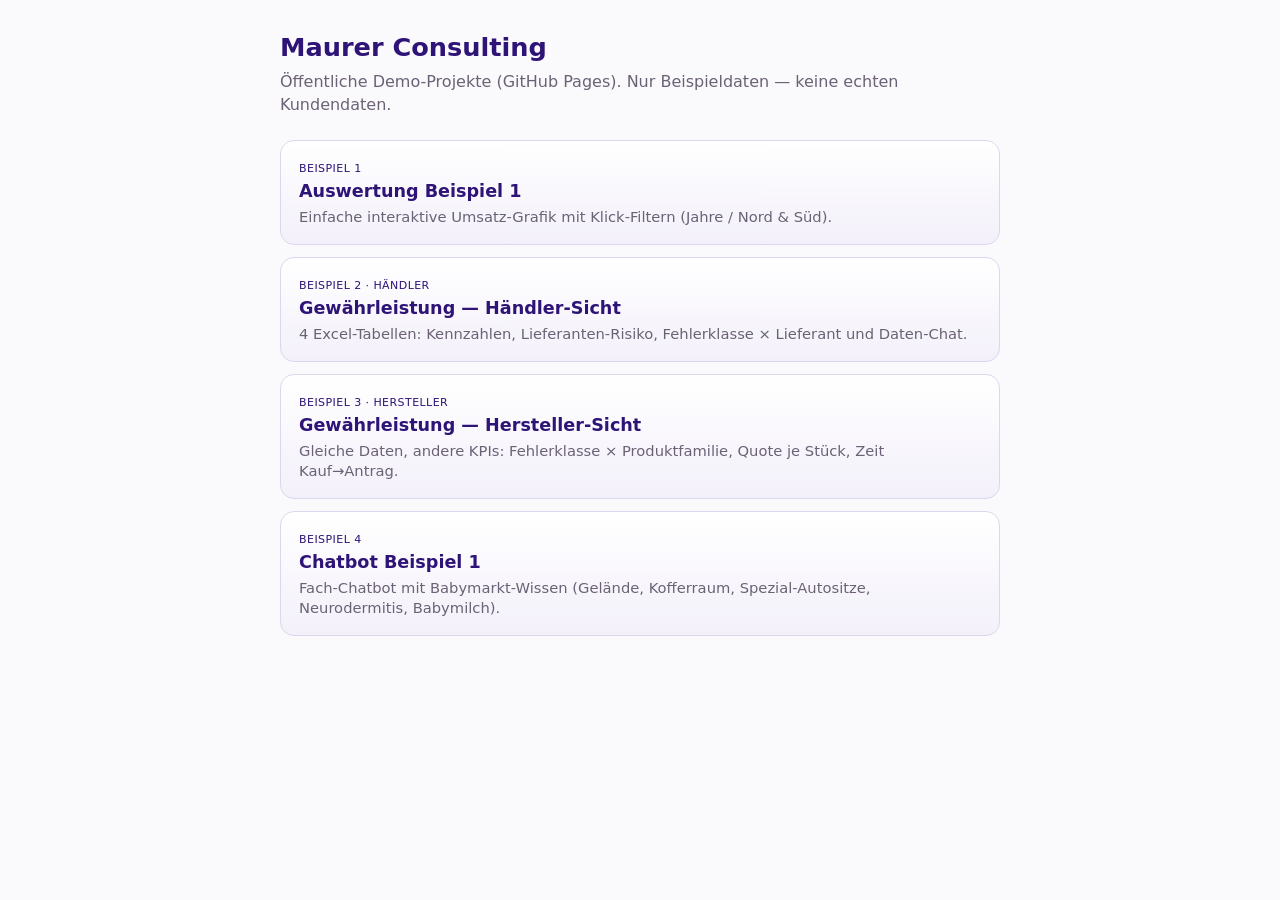
<file: index.html>
<!DOCTYPE html>
<html lang="de">
<head>
  <meta charset="UTF-8" />
  <meta name="viewport" content="width=device-width, initial-scale=1" />
  <title>Maurer Consulting – Demos</title>
  <style>
    :root {
      --purple: #2e1477;
      --bg: #f3f0fa;
      --line: #ddd6ef;
      --text: #2b2433;
      --muted: #6b6275;
    }
    body {
      margin: 0;
      font-family: "Segoe UI", system-ui, sans-serif;
      color: var(--text);
      background: #faf9fc;
    }
    .wrap {
      max-width: 720px;
      margin: 0 auto;
      padding: 32px 16px 48px;
    }
    h1 {
      color: var(--purple);
      margin: 0 0 8px;
      font-size: 1.6rem;
    }
    .lead {
      color: var(--muted);
      line-height: 1.45;
      margin: 0 0 24px;
    }
    .card {
      display: block;
      text-decoration: none;
      color: inherit;
      border: 1px solid var(--line);
      border-radius: 14px;
      padding: 16px 18px;
      margin-bottom: 12px;
      background: linear-gradient(180deg, #fff 0%, var(--bg) 100%);
    }
    .card:hover { border-color: var(--purple); }
    .card h2 {
      margin: 0 0 6px;
      font-size: 1.1rem;
      color: var(--purple);
    }
    .card p { margin: 0; color: var(--muted); font-size: 0.92rem; line-height: 1.4; }
    .tag {
      display: inline-block;
      font-size: 11px;
      text-transform: uppercase;
      letter-spacing: 0.04em;
      color: var(--purple);
      margin-bottom: 6px;
    }
    .note {
      margin-top: 20px;
      font-size: 0.8rem;
      color: var(--muted);
      line-height: 1.4;
    }
  </style>
</head>
<body>
  <div class="wrap">
    <h1>Maurer Consulting</h1>
    <p class="lead">Öffentliche Demo-Projekte (GitHub Pages). Nur Beispieldaten — keine echten Kundendaten.</p>

    <a class="card" href="auswertung-beispiel1/">
      <div class="tag">Beispiel 1</div>
      <h2>Auswertung Beispiel 1</h2>
      <p>Einfache interaktive Umsatz-Grafik mit Klick-Filtern (Jahre / Nord &amp; Süd).</p>
    </a>

    <a class="card" href="auswertung-beispiel2/">
      <div class="tag">Beispiel 2 · Händler</div>
      <h2>Gewährleistung — Händler-Sicht</h2>
      <p>4 Excel-Tabellen: Kennzahlen, Lieferanten-Risiko, Fehlerklasse × Lieferant und Daten-Chat.</p>
    </a>

    <a class="card" href="auswertung-beispiel3/">
      <div class="tag">Beispiel 3 · Hersteller</div>
      <h2>Gewährleistung — Hersteller-Sicht</h2>
      <p>Gleiche Daten, andere KPIs: Fehlerklasse × Produktfamilie, Quote je Stück, Zeit Kauf→Antrag.</p>
    </a>

    <a class="card" href="chatbot-beispiel1/">
      <div class="tag">Beispiel 4</div>
      <h2>Chatbot Beispiel 1</h2>
      <p>Fach-Chatbot mit Babymarkt-Wissen (Gelände, Kofferraum, Spezial-Autositze, Neurodermitis, Babymilch).</p>
    </a>

  </div>
</body>
</html>
</file>
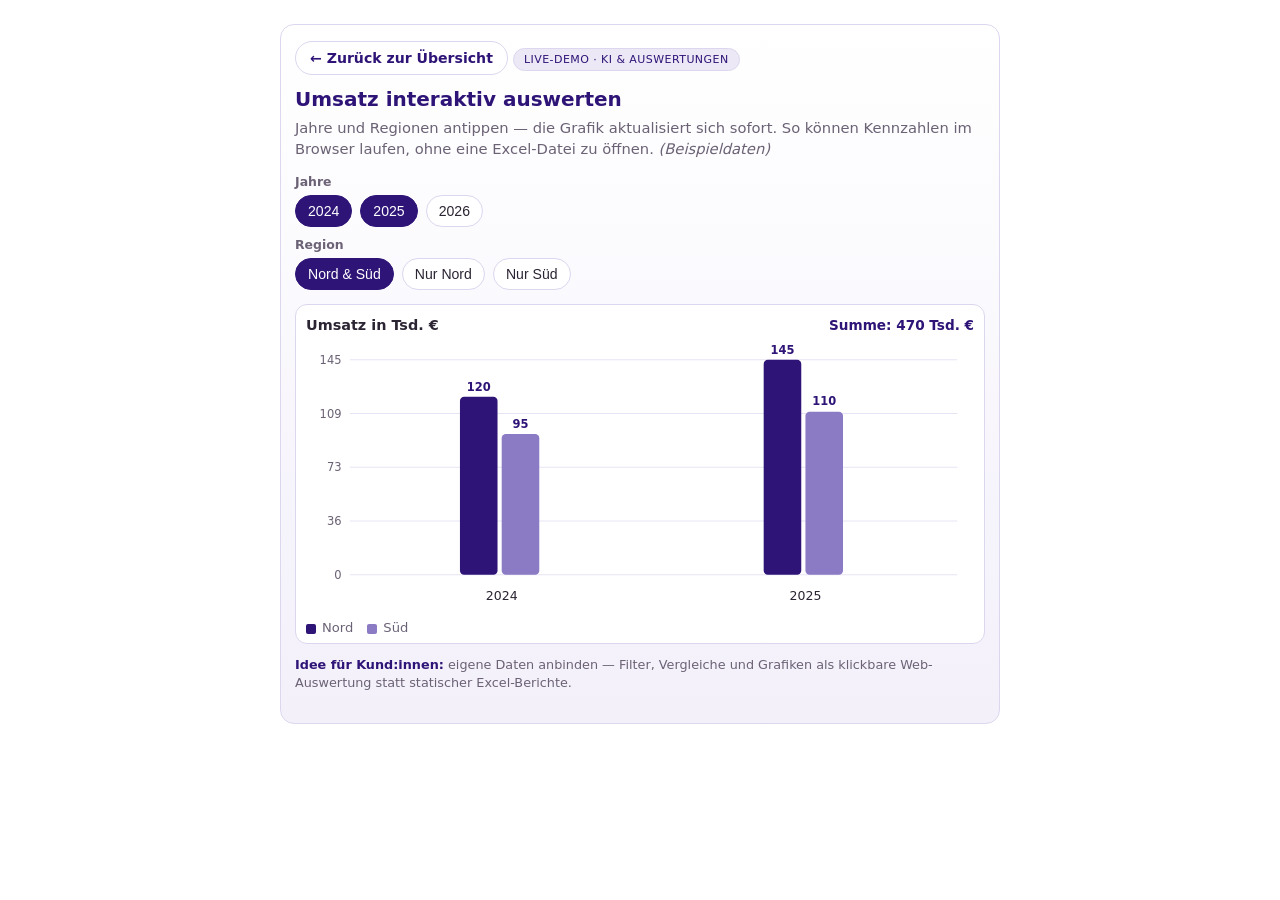
<file: auswertung-beispiel1/index.html>
﻿<!DOCTYPE html>
<html lang="de">
<head>
  <meta charset="UTF-8" />
  <meta name="viewport" content="width=device-width, initial-scale=1" />
  <title>Demo: Interaktive Umsatz-Auswertung</title>
  <style>
    :root {
      --purple: #2e1477;
      --purple-soft: #5a3fa8;
      --purple-bg: #f3f0fa;
      --line: #ddd6ef;
      --text: #2b2433;
      --muted: #6b6275;
      --white: #ffffff;
      --bar-nord: #2e1477;
      --bar-sued: #8b7bc4;
    }
    * { box-sizing: border-box; }
    body {
      margin: 0;
      /* Weißer Abstand AUSSERHALB des lila Rahmens (.wrap) */
      padding: 24px 16px; /* oben/unten 24px, links/rechts 16px — vorher: 0 */
      font-family: "Segoe UI", system-ui, sans-serif;
      color: var(--text);
      background: var(--white);
    }
    .wrap {
      max-width: 720px;
      margin: 0 auto;
      padding: 16px 14px 18px;
      border: 1px solid var(--line);
      border-radius: 14px;
      background: linear-gradient(180deg, #fff 0%, var(--purple-bg) 100%);
    }
    .badge {
      display: inline-block;
      font-size: 11px;
      letter-spacing: 0.04em;
      text-transform: uppercase;
      color: var(--purple);
      background: #ece8f6;
      border: 1px solid var(--line);
      border-radius: 999px;
      padding: 4px 10px;
      margin-bottom: 8px;
    }
    h2 {
      margin: 0 0 6px;
      font-size: 1.25rem;
      color: var(--purple);
      font-weight: 700;
    }
    .lead {
      margin: 0 0 14px;
      font-size: 0.92rem;
      color: var(--muted);
      line-height: 1.45;
    }
    .filters {
      display: grid;
      gap: 10px;
      margin-bottom: 14px;
    }
    .group-label {
      font-size: 0.78rem;
      font-weight: 600;
      color: var(--muted);
      margin-bottom: 6px;
    }
    .chips {
      display: flex;
      flex-wrap: wrap;
      gap: 8px;
    }
    button.chip {
      border: 1px solid var(--line);
      background: var(--white);
      color: var(--text);
      border-radius: 999px;
      padding: 7px 12px;
      font-size: 0.88rem;
      cursor: pointer;
      transition: 0.15s ease;
    }
    button.chip:hover { border-color: var(--purple-soft); color: var(--purple); }
    button.chip.active {
      background: var(--purple);
      border-color: var(--purple);
      color: #fff;
    }
    .chart-card {
      background: var(--white);
      border: 1px solid var(--line);
      border-radius: 12px;
      padding: 12px 10px 8px;
    }
    .chart-head {
      display: flex;
      justify-content: space-between;
      align-items: baseline;
      gap: 8px;
      margin-bottom: 8px;
      flex-wrap: wrap;
    }
    .chart-title { font-size: 0.9rem; font-weight: 600; }
    .chart-sum { font-size: 0.85rem; color: var(--purple); font-weight: 700; }
    svg { width: 100%; height: auto; display: block; }
    .legend {
      display: flex;
      gap: 14px;
      margin-top: 8px;
      font-size: 0.82rem;
      color: var(--muted);
    }
    .dot {
      display: inline-block;
      width: 10px;
      height: 10px;
      border-radius: 2px;
      margin-right: 6px;
      vertical-align: middle;
    }
    .dot.nord { background: var(--bar-nord); }
    .dot.sued { background: var(--bar-sued); }
    .foot {
      margin-top: 12px;
      font-size: 0.8rem;
      color: var(--muted);
      line-height: 1.4;
    }
    .foot strong { color: var(--purple); }
    .back {
      display: inline-block;
      margin-bottom: 12px;
      padding: 8px 14px;
      border-radius: 999px;
      border: 1px solid var(--line);
      background: var(--white);
      color: var(--purple);
      font-weight: 600;
      font-size: 0.88rem;
      text-decoration: none;
    }
    .back:hover { border-color: var(--purple); }

    /* Kompakter auf dem Handy — Google Sites-Rahmen wird vom Code nicht höher */
    @media (max-width: 600px) {
      .wrap { padding: 10px 8px 10px; border-radius: 10px; }
      .badge { margin-bottom: 4px; font-size: 10px; padding: 3px 8px; }
      h2 { font-size: 1.05rem; margin-bottom: 4px; }
      .lead { font-size: 0.8rem; margin-bottom: 8px; line-height: 1.35; }
      .lead .extra { display: none; } /* kürzerer Text auf Mobil */
      .filters { gap: 6px; margin-bottom: 8px; }
      .group-label { margin-bottom: 4px; }
      button.chip { padding: 6px 10px; font-size: 0.8rem; }
      .chart-card { padding: 8px 6px 6px; }
      .chart-head { margin-bottom: 4px; }
      svg { max-height: 170px; }
      .legend { margin-top: 4px; font-size: 0.75rem; }
      .foot { margin-top: 8px; font-size: 0.72rem; }
    }
  </style>
</head>
<body>
  <div class="wrap">
    
    <a class="back" href="../">← Zurück zur Übersicht</a>
    <div class="badge">Live-Demo · KI &amp; Auswertungen</div>
    <h2>Umsatz interaktiv auswerten</h2>
    <p class="lead">
      Jahre und Regionen antippen — die Grafik aktualisiert sich sofort.
      <span class="extra">So können Kennzahlen im Browser laufen, ohne eine Excel-Datei zu öffnen. </span>
      <em>(Beispieldaten)</em>
    </p>

    <div class="filters">
      <div>
        <div class="group-label">Jahre</div>
        <div class="chips" id="years"></div>
      </div>
      <div>
        <div class="group-label">Region</div>
        <div class="chips" id="regions"></div>
      </div>
    </div>

    <div class="chart-card">
      <div class="chart-head">
        <div class="chart-title" id="chartTitle">Umsatz in Tsd. €</div>
        <div class="chart-sum" id="chartSum"></div>
      </div>
      <svg id="chart" viewBox="0 0 640 260" role="img" aria-label="Umsatz-Balkendiagramm"></svg>
      <div class="legend" id="legend"></div>
    </div>

    <p class="foot">
      <strong>Idee für Kund:innen:</strong> eigene Daten anbinden — Filter, Vergleiche und Grafiken
      als klickbare Web-Auswertung statt statischer Excel-Berichte.
    </p>
  </div>

  <script>
    // Beispieldaten (Tsd. €)
    const DATA = {
      2024: { Nord: 120, Süd: 95 },
      2025: { Nord: 145, Süd: 110 },
      2026: { Nord: 168, Süd: 132 }
    };
    const YEARS = Object.keys(DATA);
    const selectedYears = new Set(["2024", "2025"]);
    let selectedRegion = "beide"; // nord | sued | beide

    const yearBox = document.getElementById("years");
    const regionBox = document.getElementById("regions");
    const svg = document.getElementById("chart");
    const chartSum = document.getElementById("chartSum");
    const legend = document.getElementById("legend");

    function renderChips() {
      yearBox.innerHTML = "";
      YEARS.forEach((y) => {
        const b = document.createElement("button");
        b.type = "button";
        b.className = "chip" + (selectedYears.has(y) ? " active" : "");
        b.textContent = y;
        b.onclick = () => {
          if (selectedYears.has(y)) {
            if (selectedYears.size === 1) return; // mind. 1 Jahr
            selectedYears.delete(y);
          } else {
            selectedYears.add(y);
          }
          render();
        };
        yearBox.appendChild(b);
      });

      regionBox.innerHTML = "";
      [
        ["beide", "Nord & Süd"],
        ["nord", "Nur Nord"],
        ["sued", "Nur Süd"]
      ].forEach(([id, label]) => {
        const b = document.createElement("button");
        b.type = "button";
        b.className = "chip" + (selectedRegion === id ? " active" : "");
        b.textContent = label;
        b.onclick = () => {
          selectedRegion = id;
          render();
        };
        regionBox.appendChild(b);
      });
    }

    function getSeries() {
      const years = YEARS.filter((y) => selectedYears.has(y));
      const showNord = selectedRegion === "beide" || selectedRegion === "nord";
      const showSued = selectedRegion === "beide" || selectedRegion === "sued";
      return { years, showNord, showSued };
    }

    function renderChart() {
      const { years, showNord, showSued } = getSeries();
      const padL = 42, padR = 16, padT = 18, padB = 36;
      const W = 640, H = 260;
      const innerW = W - padL - padR;
      const innerH = H - padT - padB;

      let maxVal = 1;
      let total = 0;
      years.forEach((y) => {
        if (showNord) { maxVal = Math.max(maxVal, DATA[y].Nord); total += DATA[y].Nord; }
        if (showSued) { maxVal = Math.max(maxVal, DATA[y].Süd); total += DATA[y].Süd; }
      });

      chartSum.textContent = "Summe: " + total.toLocaleString("de-DE") + " Tsd. €";

      const groupCount = years.length;
      const groupW = innerW / groupCount;
      const barGap = 8;
      const barsPerGroup = (showNord ? 1 : 0) + (showSued ? 1 : 0);
      const barW = Math.min(36, (groupW - barGap * 2) / Math.max(barsPerGroup, 1) - 4);

      let html = "";
      // grid lines
      for (let i = 0; i <= 4; i++) {
        const y = padT + (innerH * i) / 4;
        const val = Math.round(maxVal * (1 - i / 4));
        html += `<line x1="${padL}" y1="${y}" x2="${W - padR}" y2="${y}" stroke="#e8e3f4" stroke-width="1"/>`;
        html += `<text x="${padL - 8}" y="${y + 4}" text-anchor="end" font-size="11" fill="#6b6275">${val}</text>`;
      }

      years.forEach((year, gi) => {
        const gx = padL + gi * groupW + groupW / 2;
        let bi = 0;
        const drawBar = (value, color, label) => {
          const h = (value / maxVal) * innerH;
          const x = gx - (barsPerGroup * (barW + 4)) / 2 + bi * (barW + 4);
          const y = padT + innerH - h;
          html += `<rect x="${x}" y="${y}" width="${barW}" height="${h}" rx="4" fill="${color}">
            <title>${label} ${year}: ${value} Tsd. €</title>
          </rect>`;
          html += `<text x="${x + barW / 2}" y="${y - 6}" text-anchor="middle" font-size="11" font-weight="600" fill="#2e1477">${value}</text>`;
          bi++;
        };
        if (showNord) drawBar(DATA[year].Nord, "#2e1477", "Nord");
        if (showSued) drawBar(DATA[year].Süd, "#8b7bc4", "Süd");
        html += `<text x="${gx}" y="${H - 12}" text-anchor="middle" font-size="12" fill="#2b2433">${year}</text>`;
      });

      svg.innerHTML = html;

      let leg = "";
      if (showNord) leg += `<span><span class="dot nord"></span>Nord</span>`;
      if (showSued) leg += `<span><span class="dot sued"></span>Süd</span>`;
      legend.innerHTML = leg;
    }

    function render() {
      renderChips();
      renderChart();
    }

    render();
  </script>
</body>
</html>
</file>
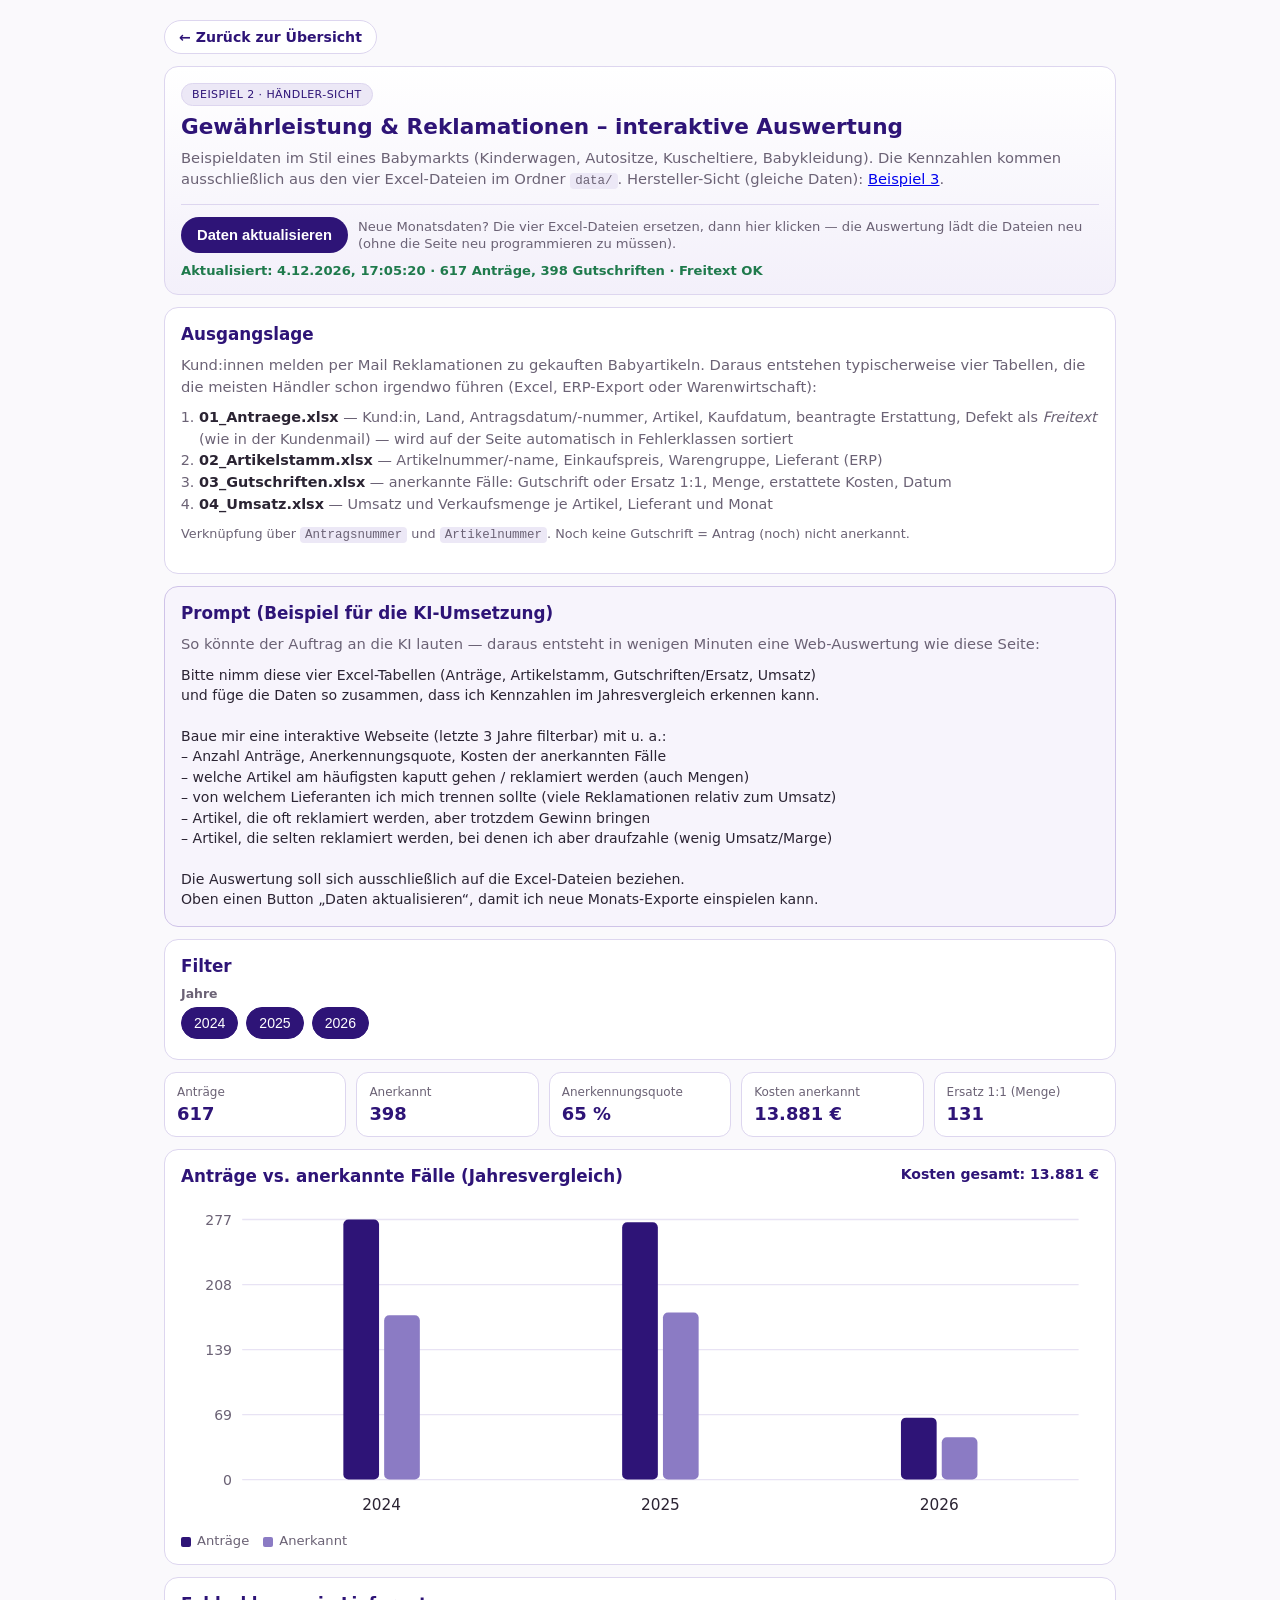
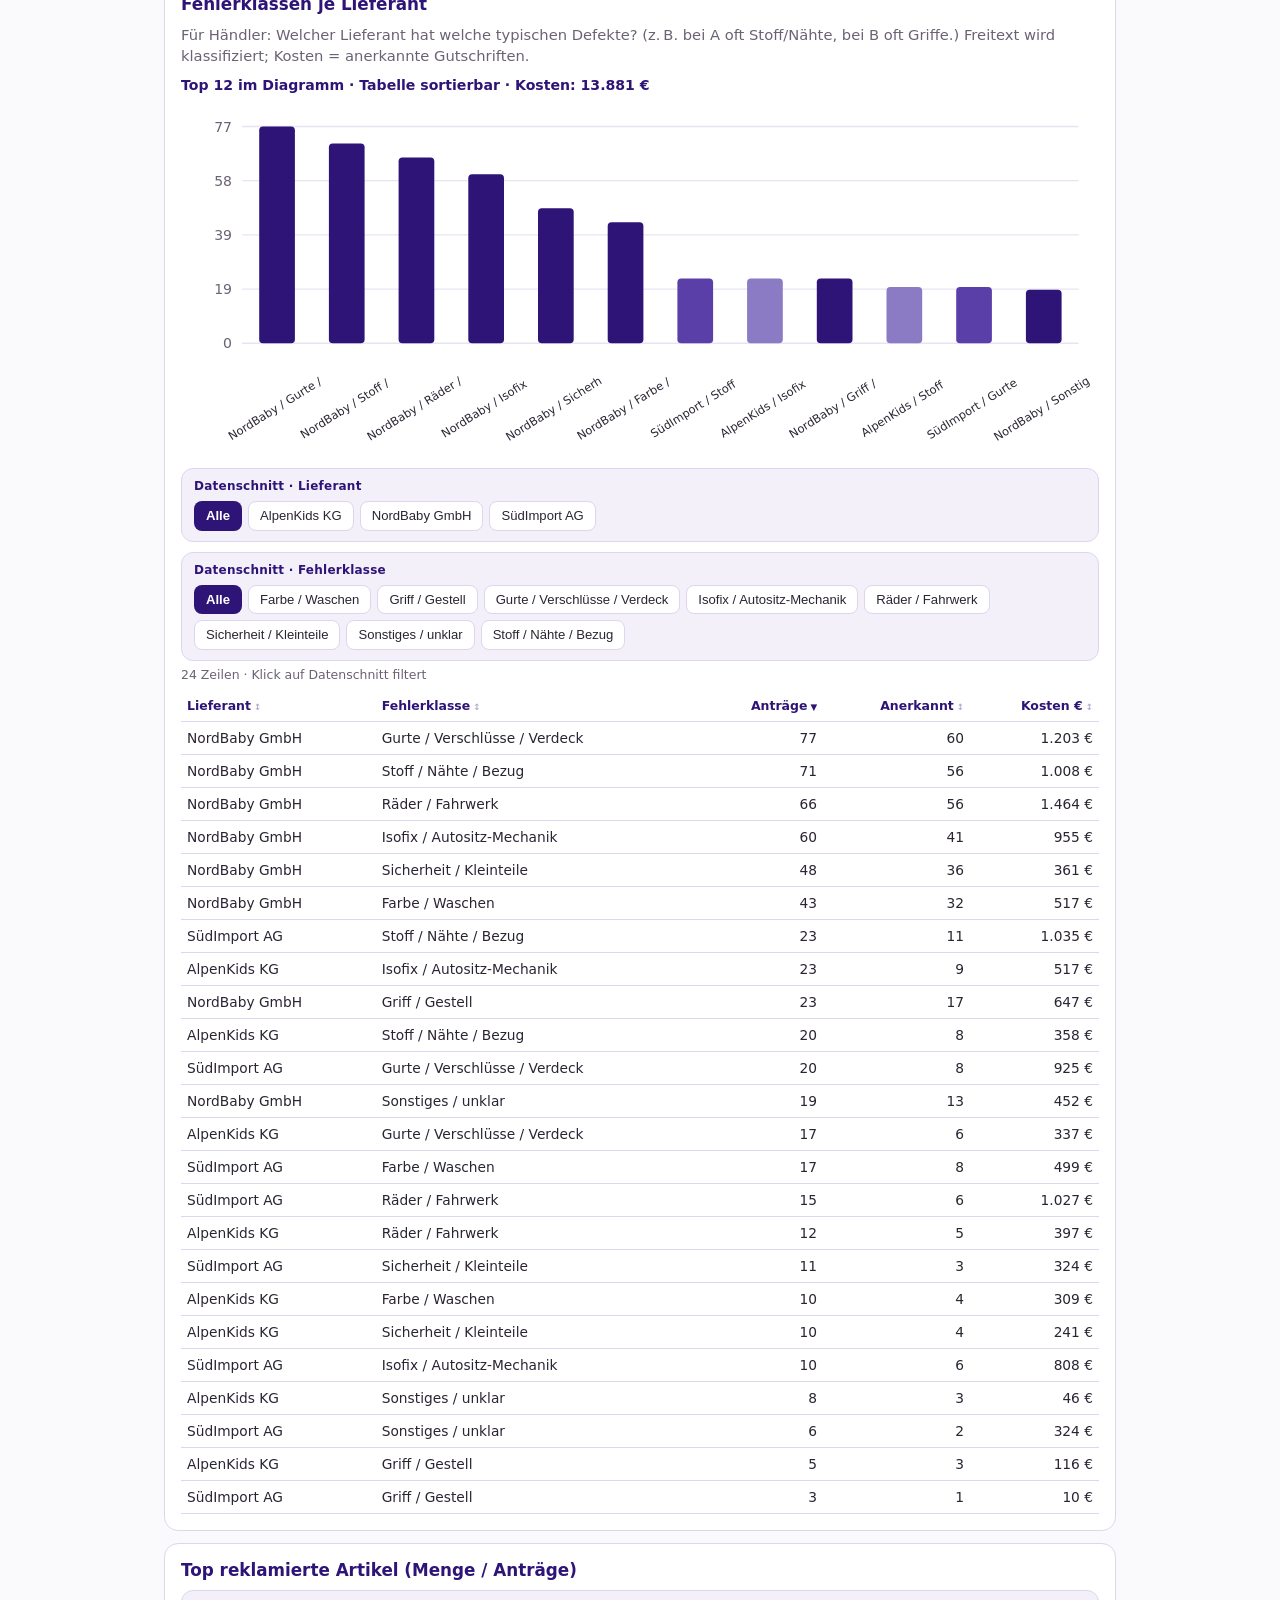
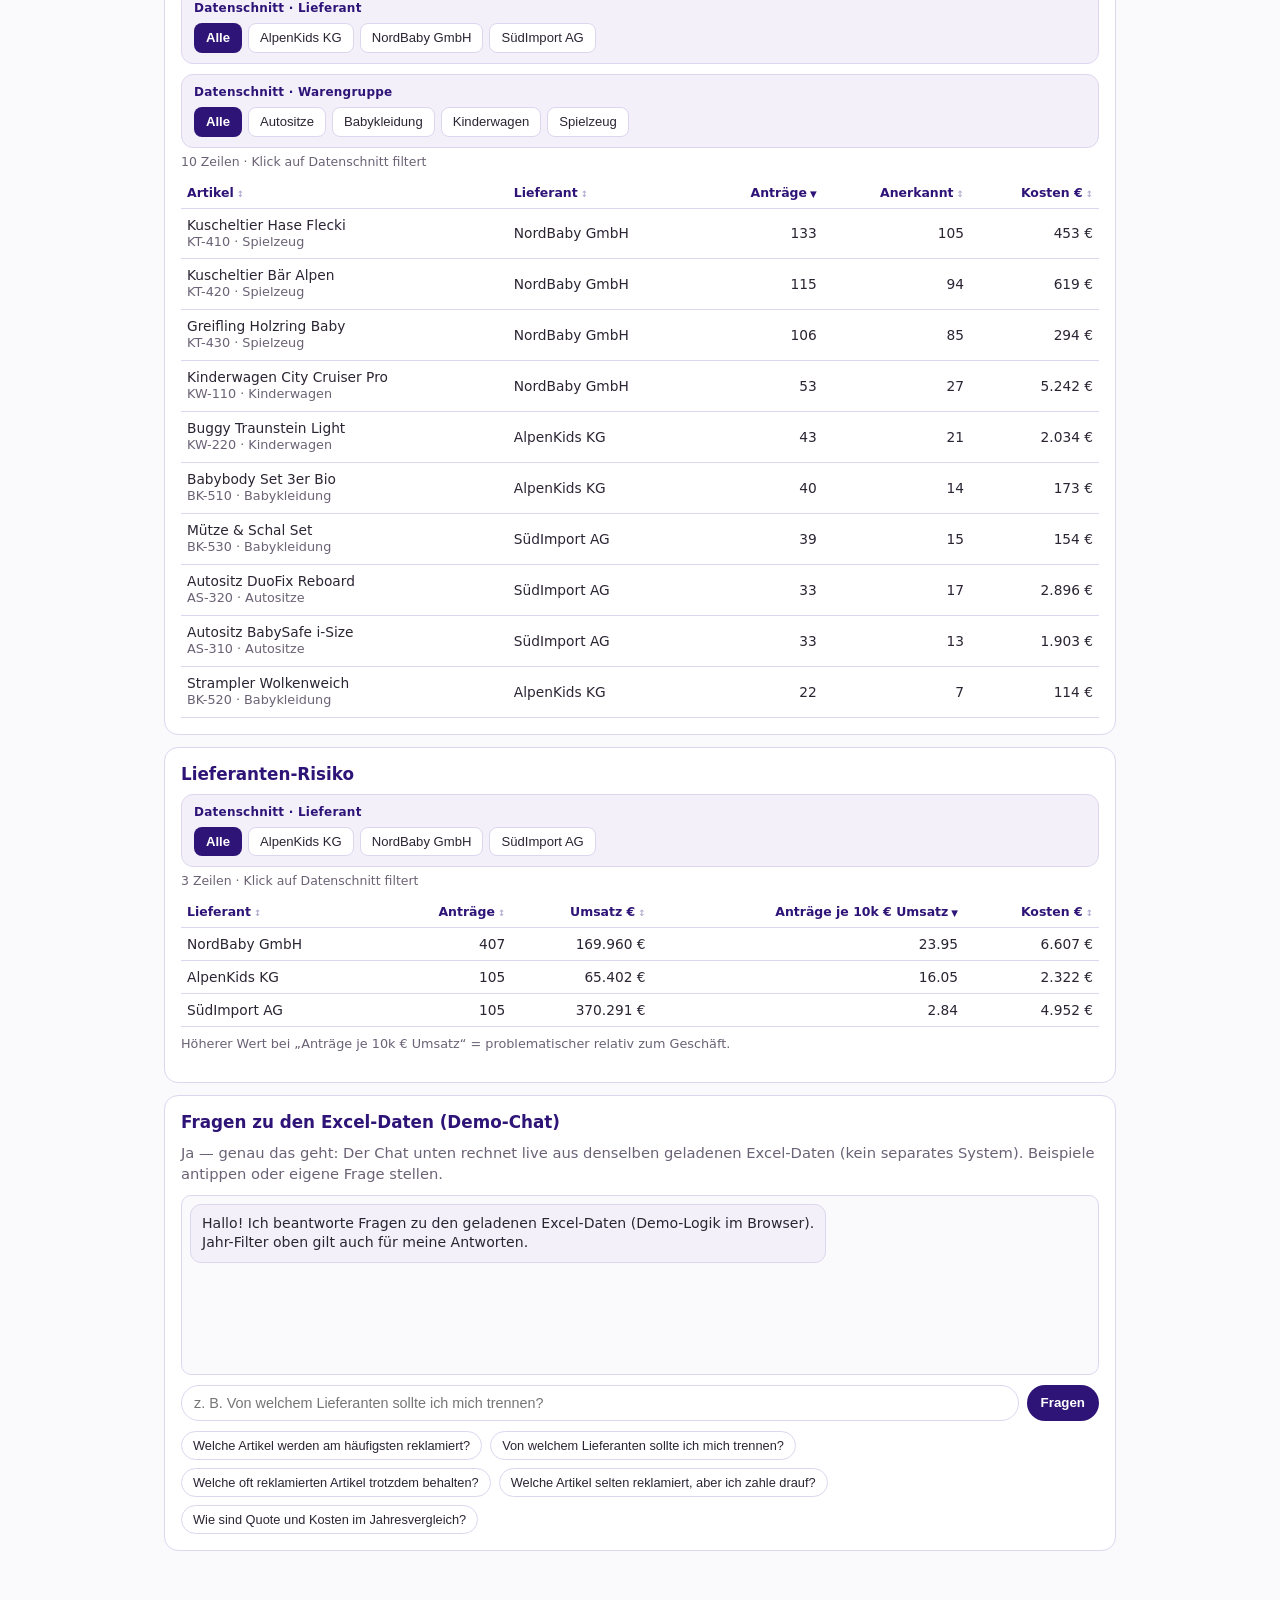
<file: auswertung-beispiel2/index.html>
<!DOCTYPE html>
<html lang="de">
<head>
  <meta charset="UTF-8" />
  <meta name="viewport" content="width=device-width, initial-scale=1" />
  <title>Auswertung Beispiel 2 – Gewährleistung Babyartikel</title>
  <link rel="stylesheet" href="styles.css" />
  <!-- Lokal statt CDN — sonst blockieren Desktop-Adblocker oft die Excel-Bibliothek -->
  <script src="vendor/xlsx.full.min.js"></script>
</head>
<body>
  <div class="page">
    <a class="back" href="../">← Zurück zur Übersicht</a>

    <header class="hero">
      <div class="badge">Beispiel 2 · Händler-Sicht</div>
      <h1>Gewährleistung &amp; Reklamationen – interaktive Auswertung</h1>
      <p class="lead">
        Beispieldaten im Stil eines Babymarkts (Kinderwagen, Autositze, Kuscheltiere, Babykleidung).
        Die Kennzahlen kommen ausschließlich aus den vier Excel-Dateien im Ordner <code>data/</code>.
        Hersteller-Sicht (gleiche Daten): <a href="../auswertung-beispiel3/">Beispiel&nbsp;3</a>.
      </p>
      <div class="refresh-bar">
        <button type="button" id="btnRefresh">Daten aktualisieren</button>
        <div class="refresh-hint">
          Neue Monatsdaten? Die vier Excel-Dateien ersetzen, dann hier klicken —
          die Auswertung lädt die Dateien neu (ohne die Seite neu programmieren zu müssen).
        </div>
        <div id="status"></div>
      </div>
    </header>

    <div id="error" class="err" hidden></div>

    <section class="panel">
      <h2>Ausgangslage</h2>
      <p class="text">
        Kund:innen melden per Mail Reklamationen zu gekauften Babyartikeln.
        Daraus entstehen typischerweise vier Tabellen, die die meisten Händler schon irgendwo führen
        (Excel, ERP-Export oder Warenwirtschaft):
      </p>
      <ol class="table-list">
        <li><strong>01_Antraege.xlsx</strong> — Kund:in, Land, Antragsdatum/-nummer, Artikel, Kaufdatum, beantragte Erstattung, Defekt als <em>Freitext</em> (wie in der Kundenmail) — wird auf der Seite automatisch in Fehlerklassen sortiert</li>
        <li><strong>02_Artikelstamm.xlsx</strong> — Artikelnummer/-name, Einkaufspreis, Warengruppe, Lieferant (ERP)</li>
        <li><strong>03_Gutschriften.xlsx</strong> — anerkannte Fälle: Gutschrift oder Ersatz 1:1, Menge, erstattete Kosten, Datum</li>
        <li><strong>04_Umsatz.xlsx</strong> — Umsatz und Verkaufsmenge je Artikel, Lieferant und Monat</li>
      </ol>
      <p class="files" style="margin-top:10px;">
        Verknüpfung über <code>Antragsnummer</code> und <code>Artikelnummer</code>.
        Noch keine Gutschrift = Antrag (noch) nicht anerkannt.
      </p>
    </section>

    <section class="prompt-box">
      <h2>Prompt (Beispiel für die KI-Umsetzung)</h2>
      <p class="text" style="margin-bottom:10px;">
        So könnte der Auftrag an die KI lauten — daraus entsteht in wenigen Minuten eine Web-Auswertung wie diese Seite:
      </p>
      <pre>Bitte nimm diese vier Excel-Tabellen (Anträge, Artikelstamm, Gutschriften/Ersatz, Umsatz)
und füge die Daten so zusammen, dass ich Kennzahlen im Jahresvergleich erkennen kann.

Baue mir eine interaktive Webseite (letzte 3 Jahre filterbar) mit u. a.:
– Anzahl Anträge, Anerkennungsquote, Kosten der anerkannten Fälle
– welche Artikel am häufigsten kaputt gehen / reklamiert werden (auch Mengen)
– von welchem Lieferanten ich mich trennen sollte (viele Reklamationen relativ zum Umsatz)
– Artikel, die oft reklamiert werden, aber trotzdem Gewinn bringen
– Artikel, die selten reklamiert werden, bei denen ich aber draufzahle (wenig Umsatz/Marge)

Die Auswertung soll sich ausschließlich auf die Excel-Dateien beziehen.
Oben einen Button „Daten aktualisieren“, damit ich neue Monats-Exporte einspielen kann.</pre>
    </section>

    <section class="panel">
      <h2>Filter</h2>
      <div class="group-label">Jahre</div>
      <div class="chips" id="years"></div>
    </section>

    <section class="kpis" id="kpis"></section>

    <section class="panel">
      <div class="chart-head">
        <h2 style="margin:0;">Anträge vs. anerkannte Fälle (Jahresvergleich)</h2>
        <div class="chart-sum" id="chartSum"></div>
      </div>
      <svg id="chartYears" viewBox="0 0 720 260" role="img" aria-label="Jahresvergleich"></svg>
      <div class="legend">
        <span><span class="dot a"></span>Anträge</span>
        <span><span class="dot b"></span>Anerkannt</span>
      </div>
    </section>

    <section class="panel">
      <h2>Fehlerklassen je Lieferant</h2>
      <p class="text" style="margin-bottom:10px;">
        Für Händler: Welcher Lieferant hat welche typischen Defekte?
        (z. B. bei A oft Stoff/Nähte, bei B oft Griffe.) Freitext wird klassifiziert; Kosten = anerkannte Gutschriften.
      </p>
      <div class="chart-head">
        <span class="chart-sum" id="chartKlassenSum"></span>
      </div>
      <svg id="chartKlassen" viewBox="0 0 720 280" role="img" aria-label="Fehlerklassen je Lieferant"></svg>
      <div class="slicers" id="sliceKlassen"></div>
      <p class="table-filter-hint" data-hint="klassen"></p>
      <table>
        <thead>
          <tr>
            <th class="sortable" data-table="klassen" data-key="Lieferant" data-type="str">Lieferant</th>
            <th class="sortable" data-table="klassen" data-key="Klasse" data-type="str">Fehlerklasse</th>
            <th class="sortable num" data-table="klassen" data-key="Antraege">Anträge</th>
            <th class="sortable num" data-table="klassen" data-key="Anerkannt">Anerkannt</th>
            <th class="sortable num" data-table="klassen" data-key="Kosten">Kosten €</th>
          </tr>
        </thead>
        <tbody id="tblKlassen"></tbody>
      </table>
    </section>

    <section class="panel">
      <h2>Top reklamierte Artikel (Menge / Anträge)</h2>
      <div class="slicers" id="sliceArtikel"></div>
      <p class="table-filter-hint" data-hint="artikel"></p>
      <table>
        <thead>
          <tr>
            <th class="sortable" data-table="artikel" data-key="Artikelname" data-type="str">Artikel</th>
            <th class="sortable" data-table="artikel" data-key="Lieferant" data-type="str">Lieferant</th>
            <th class="sortable num" data-table="artikel" data-key="Antraege">Anträge</th>
            <th class="sortable num" data-table="artikel" data-key="Anerkannt">Anerkannt</th>
            <th class="sortable num" data-table="artikel" data-key="Kosten">Kosten €</th>
          </tr>
        </thead>
        <tbody id="tblArtikel"></tbody>
      </table>
    </section>

    <section class="panel">
      <h2>Lieferanten-Risiko</h2>
      <div class="slicers" id="sliceLieferant"></div>
      <p class="table-filter-hint" data-hint="lieferant"></p>
      <table>
        <thead>
          <tr>
            <th class="sortable" data-table="lieferant" data-key="Lieferant" data-type="str">Lieferant</th>
            <th class="sortable num" data-table="lieferant" data-key="Antraege">Anträge</th>
            <th class="sortable num" data-table="lieferant" data-key="Umsatz">Umsatz €</th>
            <th class="sortable num" data-table="lieferant" data-key="Risiko">Anträge je 10k € Umsatz</th>
            <th class="sortable num" data-table="lieferant" data-key="Kosten">Kosten €</th>
          </tr>
        </thead>
        <tbody id="tblLieferant"></tbody>
      </table>
      <p class="files" style="margin-top:8px;">Höherer Wert bei „Anträge je 10k € Umsatz“ = problematischer relativ zum Geschäft.</p>
    </section>

    <section class="chat-box">
      <h2>Fragen zu den Excel-Daten (Demo-Chat)</h2>
      <p class="text" style="margin-bottom:10px;">
        Ja — genau das geht: Der Chat unten rechnet live aus denselben geladenen Excel-Daten
        (kein separates System). Beispiele antippen oder eigene Frage stellen.
      </p>
      <div class="chat" id="chat" aria-live="polite"></div>
      <form class="composer" id="chatForm">
        <input id="chatInput" type="text" placeholder="z. B. Von welchem Lieferanten sollte ich mich trennen?" autocomplete="off" />
        <button type="submit">Fragen</button>
      </form>
      <div class="suggestions" id="chatSuggestions"></div>
    </section>
  </div>
  <script src="app.js"></script>
</body>
</html>
</file>
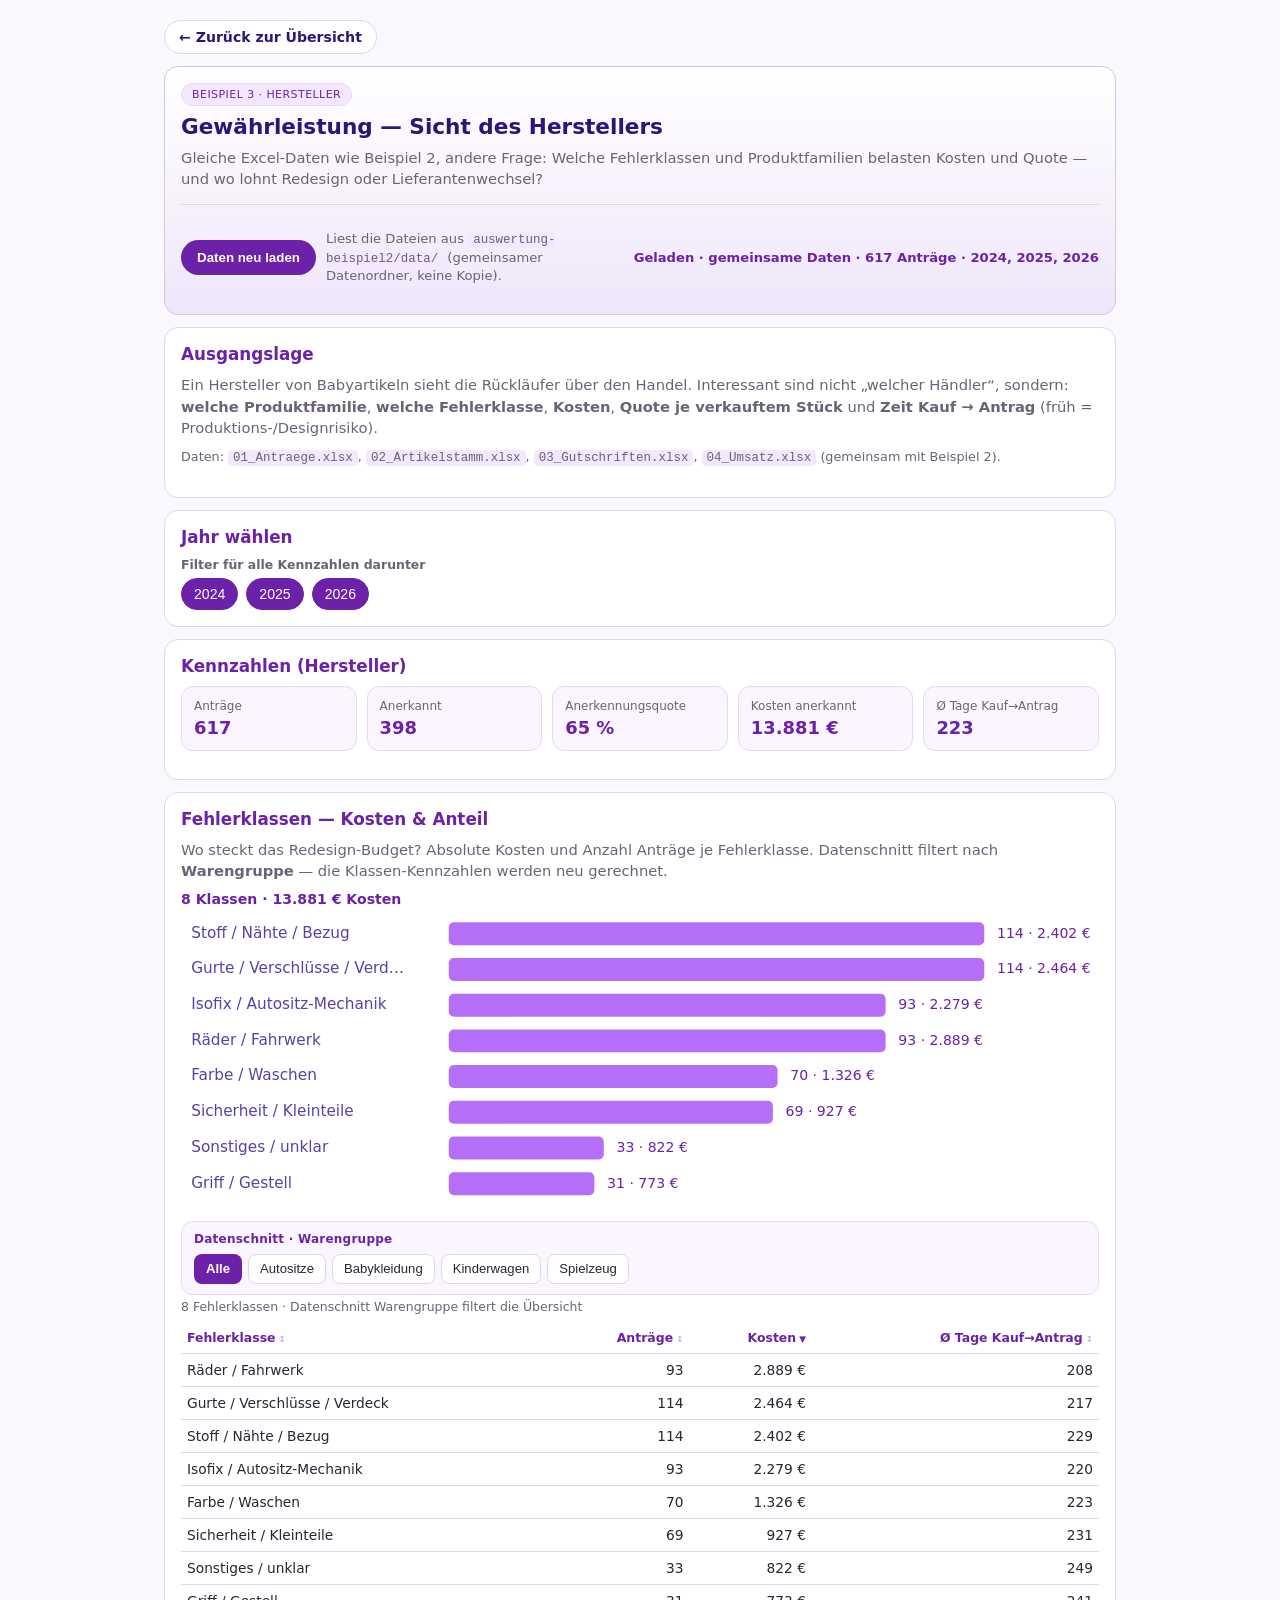
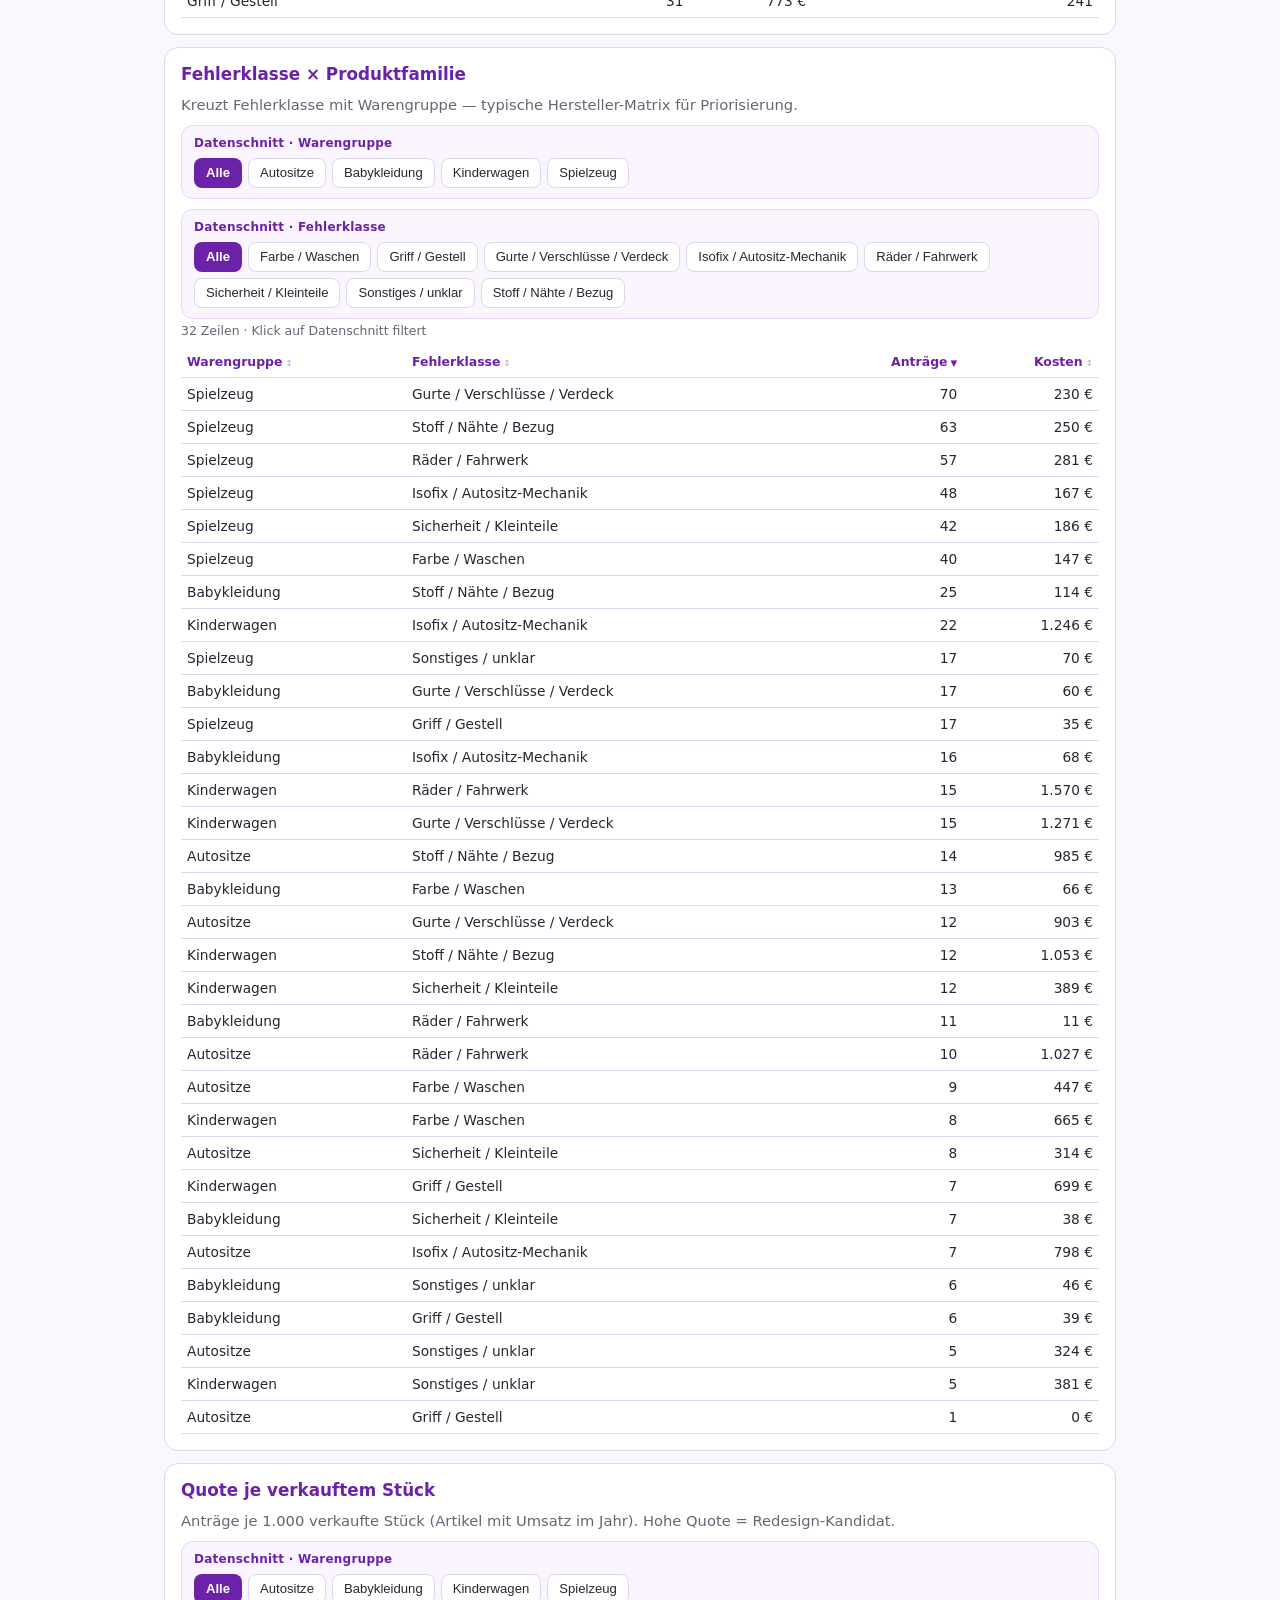
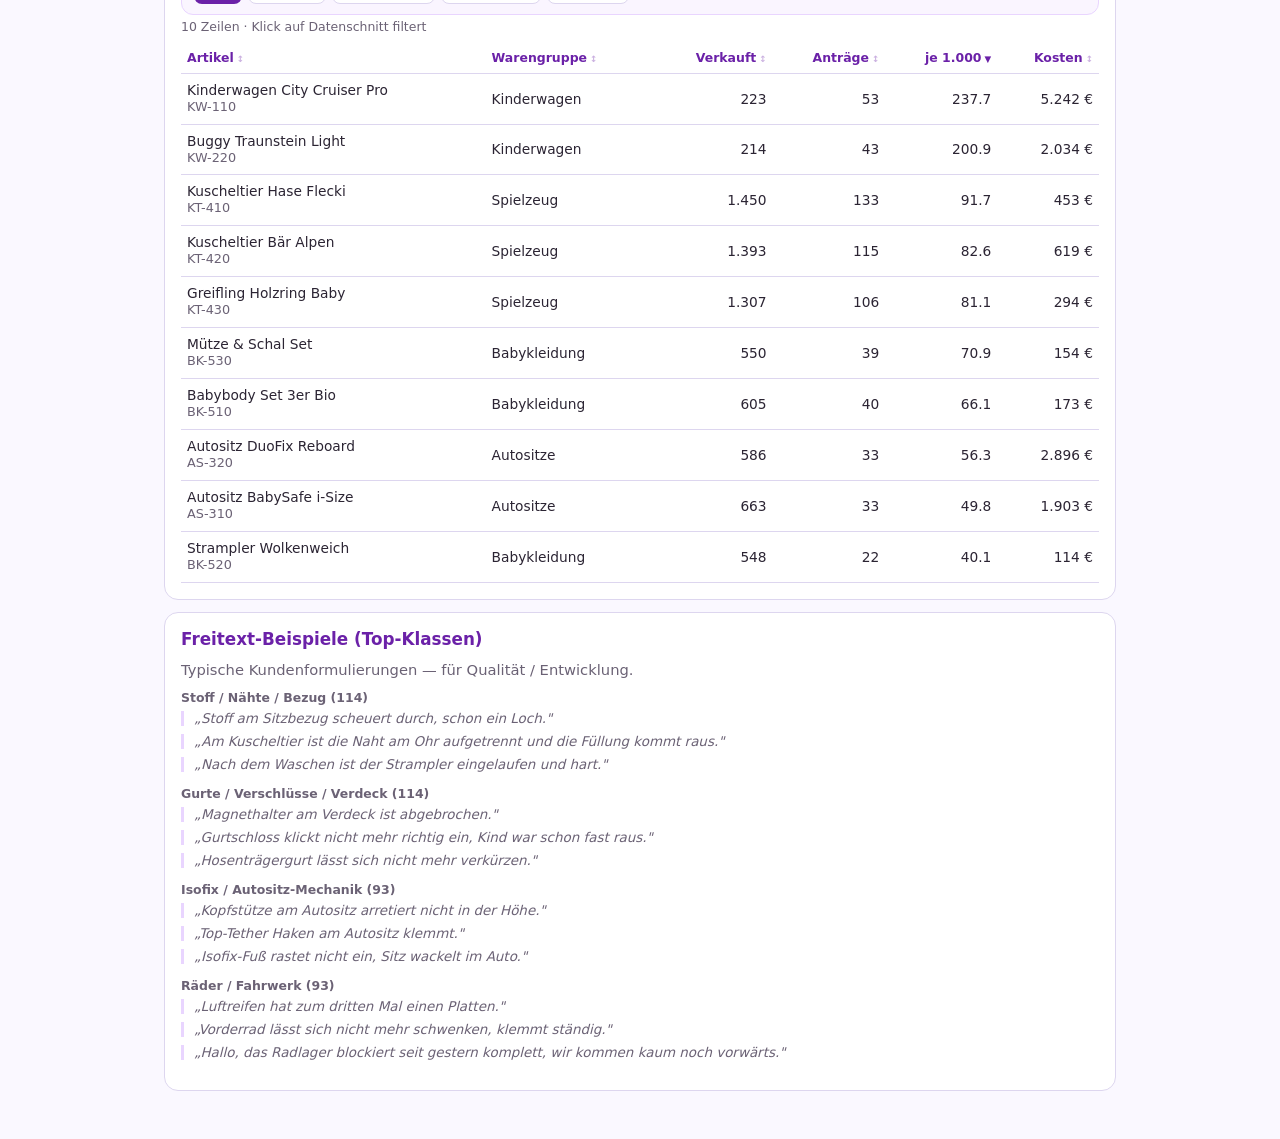
<file: auswertung-beispiel3/index.html>
<!DOCTYPE html>
<html lang="de">
<head>
  <meta charset="UTF-8" />
  <meta name="viewport" content="width=device-width, initial-scale=1" />
  <title>Auswertung Beispiel 3 — Hersteller-Sicht</title>
  <link rel="stylesheet" href="styles.css" />
</head>
<body>
  <div class="page">
    <a class="back" href="../">← Zurück zur Übersicht</a>

    <header class="hero">
      <div class="badge">Beispiel 3 · Hersteller</div>
      <h1>Gewährleistung — Sicht des Herstellers</h1>
      <p class="lead">
        Gleiche Excel-Daten wie Beispiel&nbsp;2, andere Frage:
        Welche Fehlerklassen und Produktfamilien belasten Kosten und Quote —
        und wo lohnt Redesign oder Lieferantenwechsel?
      </p>
      <div class="refresh-bar">
        <button type="button" id="btnRefresh">Daten neu laden</button>
        <p class="refresh-hint">
          Liest die Dateien aus <code>auswertung-beispiel2/data/</code> (gemeinsamer Datenordner, keine Kopie).
        </p>
        <div id="status"></div>
      </div>
    </header>

    <div id="error" class="err" hidden></div>

    <section class="panel">
      <h2>Ausgangslage</h2>
      <p class="text">
        Ein Hersteller von Babyartikeln sieht die Rückläufer über den Handel.
        Interessant sind nicht „welcher Händler“, sondern:
        <strong>welche Produktfamilie</strong>, <strong>welche Fehlerklasse</strong>,
        <strong>Kosten</strong>, <strong>Quote je verkauftem Stück</strong>
        und <strong>Zeit Kauf → Antrag</strong> (früh = Produktions-/Designrisiko).
      </p>
      <p class="files" style="margin-top:10px">
        Daten: <code>01_Antraege.xlsx</code>, <code>02_Artikelstamm.xlsx</code>,
        <code>03_Gutschriften.xlsx</code>, <code>04_Umsatz.xlsx</code>
        (gemeinsam mit Beispiel&nbsp;2).
      </p>
    </section>

    <section class="panel">
      <h2>Jahr wählen</h2>
      <div class="group-label">Filter für alle Kennzahlen darunter</div>
      <div id="years" class="chips"></div>
    </section>

    <section class="panel">
      <h2>Kennzahlen (Hersteller)</h2>
      <div id="kpis" class="kpis"></div>
    </section>

    <section class="panel">
      <h2>Fehlerklassen — Kosten &amp; Anteil</h2>
      <p class="text" style="margin-bottom:10px">
        Wo steckt das Redesign-Budget? Absolute Kosten und Anzahl Anträge je Fehlerklasse.
        Datenschnitt filtert nach <strong>Warengruppe</strong> — die Klassen-Kennzahlen werden neu gerechnet.
      </p>
      <div id="chartKlassenSum" class="chart-sum"></div>
      <div id="chartKlassen"></div>
      <div class="slicers" id="sliceKlassen"></div>
      <p class="table-filter-hint" data-hint="klassen"></p>
      <div style="overflow-x:auto;margin-top:8px">
        <table>
          <thead>
            <tr>
              <th class="sortable" data-table="klassen" data-key="Klasse" data-type="str">Fehlerklasse</th>
              <th class="sortable num" data-table="klassen" data-key="Antraege">Anträge</th>
              <th class="sortable num" data-table="klassen" data-key="Kosten">Kosten</th>
              <th class="sortable num" data-table="klassen" data-key="AvgDays">Ø Tage Kauf→Antrag</th>
            </tr>
          </thead>
          <tbody id="tblKlassen"></tbody>
        </table>
      </div>
    </section>

    <section class="panel">
      <h2>Fehlerklasse × Produktfamilie</h2>
      <p class="text" style="margin-bottom:10px">
        Kreuzt Fehlerklasse mit Warengruppe — typische Hersteller-Matrix für Priorisierung.
      </p>
      <div class="slicers" id="sliceMatrix"></div>
      <p class="table-filter-hint" data-hint="matrix"></p>
      <div style="overflow-x:auto;margin-top:8px">
        <table>
          <thead>
            <tr>
              <th class="sortable" data-table="matrix" data-key="Warengruppe" data-type="str">Warengruppe</th>
              <th class="sortable" data-table="matrix" data-key="Klasse" data-type="str">Fehlerklasse</th>
              <th class="sortable num" data-table="matrix" data-key="Antraege">Anträge</th>
              <th class="sortable num" data-table="matrix" data-key="Kosten">Kosten</th>
            </tr>
          </thead>
          <tbody id="tblMatrix"></tbody>
        </table>
      </div>
    </section>

    <section class="panel">
      <h2>Quote je verkauftem Stück</h2>
      <p class="text" style="margin-bottom:10px">
        Anträge je 1.000 verkaufte Stück (Artikel mit Umsatz im Jahr). Hohe Quote = Redesign-Kandidat.
      </p>
      <div class="slicers" id="sliceQuote"></div>
      <p class="table-filter-hint" data-hint="quote"></p>
      <div style="overflow-x:auto;margin-top:8px">
        <table>
          <thead>
            <tr>
              <th class="sortable" data-table="quote" data-key="Artikelname" data-type="str">Artikel</th>
              <th class="sortable" data-table="quote" data-key="Warengruppe" data-type="str">Warengruppe</th>
              <th class="sortable num" data-table="quote" data-key="Verkauft">Verkauft</th>
              <th class="sortable num" data-table="quote" data-key="Antraege">Anträge</th>
              <th class="sortable num" data-table="quote" data-key="Je1000">je 1.000</th>
              <th class="sortable num" data-table="quote" data-key="Kosten">Kosten</th>
            </tr>
          </thead>
          <tbody id="tblQuote"></tbody>
        </table>
      </div>
    </section>

    <section class="panel">
      <h2>Freitext-Beispiele (Top-Klassen)</h2>
      <p class="text" style="margin-bottom:10px">
        Typische Kundenformulierungen — für Qualität / Entwicklung.
      </p>
      <div id="freitext"></div>
    </section>
  </div>

  <script src="../auswertung-beispiel2/vendor/xlsx.full.min.js"></script>
  <script src="app.js"></script>
</body>
</html>
</file>
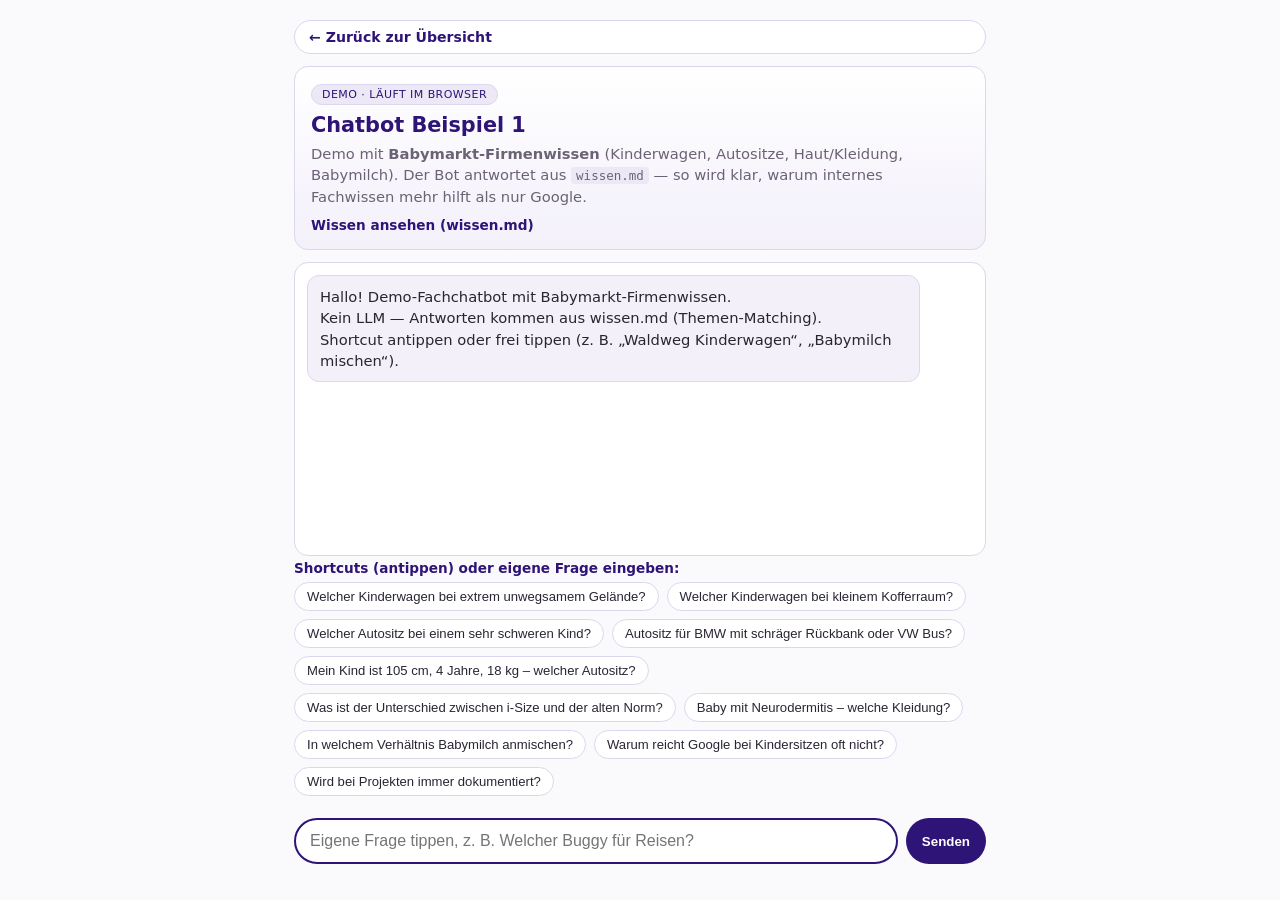
<file: chatbot-beispiel1/index.html>
<!DOCTYPE html>
<html lang="de">
<head>
  <meta charset="UTF-8" />
  <meta name="viewport" content="width=device-width, initial-scale=1" />
  <title>Chatbot Beispiel 1 – Maurer Consulting</title>
  <link rel="stylesheet" href="styles.css" />
</head>
<body>
  <div class="page">
    <a class="back" href="../">← Zurück zur Übersicht</a>
    <header class="hero">
      <div class="badge">Demo · läuft im Browser</div>
      <h1>Chatbot Beispiel 1</h1>
      <p class="lead">
        Demo mit <strong>Babymarkt-Firmenwissen</strong> (Kinderwagen, Autositze, Haut/Kleidung, Babymilch).
        Der Bot antwortet aus <code>wissen.md</code> — so wird klar, warum internes Fachwissen mehr hilft als nur Google.
      </p>
      <p class="meta"><a href="wissen.md">Wissen ansehen (wissen.md)</a></p>
    </header>

    <div class="chat" id="chat" aria-live="polite"></div>

    <p class="ask-label">Shortcuts (antippen) oder eigene Frage eingeben:</p>
    <div class="suggestions" id="suggestions"></div>

    <form class="composer" id="form">
      <label class="sr-only" for="input">Eigene Frage</label>
      <input id="input" type="text" name="frage" placeholder="Eigene Frage tippen, z. B. Welcher Buggy für Reisen?" autocomplete="off" enterkeyhint="send" />
      <button type="submit">Senden</button>
    </form>
  </div>
  <script src="app.js"></script>
</body>
</html>
</file>
<file: auswertung-beispiel2/styles.css>
:root {
  --purple: #2e1477;
  --purple-soft: #5a3fa8;
  --purple-bg: #f3f0fa;
  --line: #ddd6ef;
  --text: #2b2433;
  --muted: #6b6275;
  --white: #ffffff;
  --ok: #1f7a4c;
}

* { box-sizing: border-box; }

body {
  margin: 0;
  font-family: "Segoe UI", system-ui, sans-serif;
  color: var(--text);
  background: #faf9fc;
}

.page {
  max-width: 980px;
  margin: 0 auto;
  padding: 20px 14px 40px;
}

.back {
  display: inline-block;
  margin-bottom: 12px;
  padding: 8px 14px;
  border-radius: 999px;
  border: 1px solid var(--line);
  background: var(--white);
  color: var(--purple);
  font-weight: 600;
  font-size: 0.88rem;
  text-decoration: none;
}
.back:hover { border-color: var(--purple); }

.hero, .panel, .prompt-box, .chat-box {
  background: var(--white);
  border: 1px solid var(--line);
  border-radius: 14px;
  padding: 16px;
  margin-bottom: 12px;
}

.hero {
  background: linear-gradient(180deg, #fff 0%, var(--purple-bg) 100%);
}

.badge {
  display: inline-block;
  font-size: 11px;
  letter-spacing: 0.04em;
  text-transform: uppercase;
  color: var(--purple);
  background: #ece8f6;
  border: 1px solid var(--line);
  border-radius: 999px;
  padding: 4px 10px;
  margin-bottom: 8px;
}

h1 {
  margin: 0 0 8px;
  font-size: 1.35rem;
  color: var(--purple);
}

h2 {
  margin: 0 0 10px;
  font-size: 1.05rem;
  color: var(--purple);
}

.lead, .text {
  margin: 0;
  color: var(--muted);
  line-height: 1.45;
  font-size: 0.92rem;
}

.refresh-bar {
  display: flex;
  flex-wrap: wrap;
  gap: 10px;
  align-items: center;
  margin-top: 14px;
  padding-top: 12px;
  border-top: 1px solid var(--line);
}

#btnRefresh {
  border: none;
  background: var(--purple);
  color: #fff;
  border-radius: 999px;
  padding: 10px 16px;
  font-weight: 600;
  cursor: pointer;
  font-size: 0.92rem;
}
#btnRefresh:hover { background: var(--purple-soft); }
#btnRefresh:disabled { opacity: 0.65; cursor: wait; }

.refresh-hint {
  flex: 1;
  min-width: 220px;
  font-size: 0.82rem;
  color: var(--muted);
  line-height: 1.35;
}

#status { font-size: 0.82rem; color: var(--ok); font-weight: 600; }

.table-list {
  margin: 10px 0 0;
  padding-left: 18px;
  color: var(--muted);
  font-size: 0.9rem;
  line-height: 1.5;
}
.table-list strong { color: var(--text); }

.prompt-box {
  background: #f7f4fc;
  border-color: #cfc3e8;
}
.prompt-box pre {
  margin: 0;
  white-space: pre-wrap;
  font-family: "Segoe UI", system-ui, sans-serif;
  font-size: 0.88rem;
  line-height: 1.45;
  color: var(--text);
}

.group-label {
  font-size: 0.78rem;
  font-weight: 600;
  color: var(--muted);
  margin-bottom: 6px;
}

.chips {
  display: flex;
  flex-wrap: wrap;
  gap: 8px;
  margin-bottom: 4px;
}

button.chip {
  border: 1px solid var(--line);
  background: var(--white);
  color: var(--text);
  border-radius: 999px;
  padding: 7px 12px;
  font-size: 0.88rem;
  cursor: pointer;
}
button.chip:hover { border-color: var(--purple-soft); color: var(--purple); }
button.chip.active {
  background: var(--purple);
  border-color: var(--purple);
  color: #fff;
}

.kpis {
  display: grid;
  grid-template-columns: repeat(auto-fit, minmax(150px, 1fr));
  gap: 10px;
  margin-bottom: 12px;
}

.kpi {
  background: var(--white);
  border: 1px solid var(--line);
  border-radius: 12px;
  padding: 12px;
}
.kpi .label { font-size: 0.75rem; color: var(--muted); }
.kpi .value {
  margin-top: 4px;
  font-size: 1.12rem;
  font-weight: 700;
  color: var(--purple);
}

.chart-head {
  display: flex;
  justify-content: space-between;
  gap: 8px;
  flex-wrap: wrap;
  margin-bottom: 8px;
}
.chart-sum { color: var(--purple); font-weight: 700; font-size: 0.88rem; }

svg { width: 100%; height: auto; display: block; }

.legend {
  display: flex;
  gap: 14px;
  margin-top: 8px;
  font-size: 0.82rem;
  color: var(--muted);
  flex-wrap: wrap;
}
.dot {
  display: inline-block;
  width: 10px;
  height: 10px;
  border-radius: 2px;
  margin-right: 6px;
  vertical-align: middle;
}
.dot.a { background: #2e1477; }
.dot.b { background: #8b7bc4; }
.dot.c { background: #c4b5e0; }

table {
  width: 100%;
  border-collapse: collapse;
  font-size: 0.86rem;
}
th, td {
  text-align: left;
  padding: 8px 6px;
  border-bottom: 1px solid var(--line);
}
th { color: var(--purple); font-size: 0.78rem; }
.slicers {
  display: flex;
  flex-direction: column;
  gap: 10px;
  margin: 10px 0 6px;
}
.slicer-block {
  background: var(--purple-bg, #f3f0fa);
  border: 1px solid var(--line);
  border-radius: 12px;
  padding: 10px 12px;
}
.slicer-label {
  font-size: 0.75rem;
  font-weight: 700;
  color: var(--purple);
  margin-bottom: 8px;
  letter-spacing: 0.02em;
}
.slicer-chips {
  display: flex;
  flex-wrap: wrap;
  gap: 6px;
}
button.slicer-chip {
  border: 1px solid var(--line);
  background: #fff;
  color: var(--text);
  border-radius: 8px;
  padding: 6px 11px;
  font-size: 0.82rem;
  cursor: pointer;
  line-height: 1.2;
}
button.slicer-chip:hover { border-color: var(--purple); }
button.slicer-chip.active {
  background: var(--purple);
  border-color: var(--purple);
  color: #fff;
}
button.slicer-chip.all-chip {
  font-weight: 600;
  border-style: dashed;
}
.table-filter-hint {
  font-size: 0.78rem;
  color: var(--muted);
  margin: 4px 0 8px;
}

th.sortable {
  cursor: pointer;
  user-select: none;
  white-space: nowrap;
}
th.sortable:hover { color: var(--purple-soft, #5a3fa8); }
th.sortable::after {
  content: " ↕";
  opacity: 0.35;
  font-size: 0.7em;
}
th.sortable[data-dir="asc"]::after { content: " ▲"; opacity: 1; }
th.sortable[data-dir="desc"]::after { content: " ▼"; opacity: 1; }
th.num { text-align: right; }
td.num { text-align: right; font-variant-numeric: tabular-nums; }

.chat {
  min-height: 180px;
  max-height: 280px;
  overflow-y: auto;
  display: flex;
  flex-direction: column;
  gap: 8px;
  margin-bottom: 10px;
  padding: 8px;
  background: #faf9fc;
  border-radius: 10px;
  border: 1px solid var(--line);
}

.msg {
  max-width: 95%;
  padding: 9px 11px;
  border-radius: 11px;
  font-size: 0.88rem;
  line-height: 1.4;
  white-space: pre-wrap;
}
.msg.bot {
  align-self: flex-start;
  background: var(--purple-bg);
  border: 1px solid var(--line);
}
.msg.user {
  align-self: flex-end;
  background: var(--purple);
  color: #fff;
}

.composer {
  display: flex;
  gap: 8px;
}
.composer input {
  flex: 1;
  border: 1px solid var(--line);
  border-radius: 999px;
  padding: 9px 12px;
  font-size: 0.9rem;
}
.composer button {
  border: none;
  background: var(--purple);
  color: #fff;
  border-radius: 999px;
  padding: 9px 14px;
  font-weight: 600;
  cursor: pointer;
}

.suggestions {
  display: flex;
  flex-wrap: wrap;
  gap: 8px;
  margin-top: 10px;
}
.suggestions button {
  border: 1px solid var(--line);
  background: #fff;
  border-radius: 999px;
  padding: 6px 11px;
  font-size: 0.8rem;
  cursor: pointer;
  color: var(--text);
}
.suggestions button:hover {
  border-color: var(--purple);
  color: var(--purple);
}

.err {
  color: #a11;
  background: #ffe8e8;
  border: 1px solid #f0b0b0;
  border-radius: 10px;
  padding: 10px 12px;
  margin-bottom: 12px;
  font-size: 0.9rem;
}

.files {
  font-size: 0.8rem;
  color: var(--muted);
  line-height: 1.4;
}
code {
  background: #ece8f6;
  padding: 1px 5px;
  border-radius: 4px;
  font-size: 0.78rem;
}

@media (max-width: 600px) {
  h1 { font-size: 1.15rem; }
  .page { padding: 14px 10px 28px; }
}
</file>
<file: auswertung-beispiel3/styles.css>
:root {
  --purple: #2e1477;
  --purple-soft: #5a3fa8;
  --purple-bg: #f3f0fa;
  --line: #ddd6ef;
  --text: #2b2433;
  --muted: #6b6275;
  --white: #ffffff;
  --accent: #6b21a8;
}

* { box-sizing: border-box; }

body {
  margin: 0;
  font-family: "Segoe UI", system-ui, sans-serif;
  color: var(--text);
  background: #faf8ff;
}

.page {
  max-width: 980px;
  margin: 0 auto;
  padding: 20px 14px 40px;
}

.back {
  display: inline-block;
  margin-bottom: 12px;
  padding: 8px 14px;
  border-radius: 999px;
  border: 1px solid var(--line);
  background: var(--white);
  color: var(--purple);
  font-weight: 600;
  font-size: 0.88rem;
  text-decoration: none;
}
.back:hover { border-color: var(--purple); }

.hero, .panel {
  background: var(--white);
  border: 1px solid var(--line);
  border-radius: 14px;
  padding: 16px;
  margin-bottom: 12px;
}

.hero {
  background: linear-gradient(180deg, #fff 0%, #efe6fa 100%);
  border-color: #d4c4ec;
}

.badge {
  display: inline-block;
  font-size: 11px;
  letter-spacing: 0.04em;
  text-transform: uppercase;
  color: var(--accent);
  background: #f3e8ff;
  border: 1px solid #e9d5ff;
  border-radius: 999px;
  padding: 4px 10px;
  margin-bottom: 8px;
}

h1 {
  margin: 0 0 8px;
  font-size: 1.35rem;
  color: var(--purple);
}

h2 {
  margin: 0 0 10px;
  font-size: 1.05rem;
  color: var(--accent);
}

.lead, .text {
  margin: 0;
  color: var(--muted);
  line-height: 1.45;
  font-size: 0.92rem;
}

.refresh-bar {
  display: flex;
  flex-wrap: wrap;
  gap: 10px;
  align-items: center;
  margin-top: 14px;
  padding-top: 12px;
  border-top: 1px solid var(--line);
}

#btnRefresh {
  border: none;
  background: var(--accent);
  color: #fff;
  border-radius: 999px;
  padding: 10px 16px;
  font-weight: 600;
  cursor: pointer;
}
#btnRefresh:hover { background: var(--purple); }
#btnRefresh:disabled { opacity: 0.65; cursor: wait; }

.refresh-hint {
  flex: 1;
  min-width: 220px;
  font-size: 0.82rem;
  color: var(--muted);
  line-height: 1.35;
}

#status { font-size: 0.82rem; color: #6b21a8; font-weight: 600; }

.group-label {
  font-size: 0.78rem;
  font-weight: 600;
  color: var(--muted);
  margin-bottom: 6px;
}

.chips {
  display: flex;
  flex-wrap: wrap;
  gap: 8px;
}

button.chip {
  border: 1px solid var(--line);
  background: var(--white);
  color: var(--text);
  border-radius: 999px;
  padding: 7px 12px;
  font-size: 0.88rem;
  cursor: pointer;
}
button.chip.active {
  background: var(--accent);
  border-color: var(--accent);
  color: #fff;
}

.kpis {
  display: grid;
  grid-template-columns: repeat(auto-fit, minmax(150px, 1fr));
  gap: 10px;
  margin-bottom: 12px;
}

.kpi {
  background: #faf5ff;
  border: 1px solid #e9d5ff;
  border-radius: 12px;
  padding: 12px;
}
.kpi .label { font-size: 0.75rem; color: var(--muted); }
.kpi .value {
  margin-top: 4px;
  font-size: 1.12rem;
  font-weight: 700;
  color: var(--accent);
}

.chart-sum {
  color: var(--accent);
  font-weight: 700;
  font-size: 0.88rem;
}

svg { width: 100%; height: auto; display: block; }

table {
  width: 100%;
  border-collapse: collapse;
  font-size: 0.86rem;
}
th, td {
  text-align: left;
  padding: 8px 6px;
  border-bottom: 1px solid var(--line);
}
th { color: var(--accent); font-size: 0.78rem; }
.slicers {
  display: flex;
  flex-direction: column;
  gap: 10px;
  margin: 8px 0 4px;
}
.slicer-block {
  background: #faf5ff;
  border: 1px solid #e9d5ff;
  border-radius: 12px;
  padding: 10px 12px;
}
.slicer-label {
  font-size: 0.75rem;
  font-weight: 700;
  color: var(--accent);
  margin-bottom: 8px;
  letter-spacing: 0.02em;
}
.slicer-chips {
  display: flex;
  flex-wrap: wrap;
  gap: 6px;
}
button.slicer-chip {
  border: 1px solid var(--line);
  background: #fff;
  color: var(--text);
  border-radius: 8px;
  padding: 6px 11px;
  font-size: 0.82rem;
  cursor: pointer;
  line-height: 1.2;
}
button.slicer-chip:hover { border-color: var(--accent); }
button.slicer-chip.active {
  background: var(--accent);
  border-color: var(--accent);
  color: #fff;
}
button.slicer-chip.all-chip {
  font-weight: 600;
  border-style: dashed;
}
.table-filter-hint {
  font-size: 0.78rem;
  color: var(--muted);
  margin: 4px 0 0;
}

th.sortable {
  cursor: pointer;
  user-select: none;
  white-space: nowrap;
}
th.sortable:hover { color: var(--purple); }
th.sortable::after {
  content: " ↕";
  opacity: 0.35;
  font-size: 0.7em;
}
th.sortable[data-dir="asc"]::after { content: " ▲"; opacity: 1; }
th.sortable[data-dir="desc"]::after { content: " ▼"; opacity: 1; }
td.num { text-align: right; font-variant-numeric: tabular-nums; }
th.num { text-align: right; }

.quote {
  font-size: 0.84rem;
  color: var(--muted);
  font-style: italic;
  margin: 0 0 8px;
  padding-left: 10px;
  border-left: 3px solid #e9d5ff;
}

.err {
  color: #a11;
  background: #ffe8e8;
  border: 1px solid #f0b0b0;
  border-radius: 10px;
  padding: 10px 12px;
  margin-bottom: 12px;
  font-size: 0.9rem;
}

.files { font-size: 0.8rem; color: var(--muted); line-height: 1.4; }
code {
  background: #f3e8ff;
  padding: 1px 5px;
  border-radius: 4px;
  font-size: 0.78rem;
}

@media (max-width: 600px) {
  h1 { font-size: 1.15rem; }
}
</file>
<file: chatbot-beispiel1/styles.css>
:root {
  --purple: #2e1477;
  --purple-soft: #5a3fa8;
  --bg: #f3f0fa;
  --line: #ddd6ef;
  --text: #2b2433;
  --muted: #6b6275;
  --white: #fff;
}

* { box-sizing: border-box; }

body {
  margin: 0;
  font-family: "Segoe UI", system-ui, sans-serif;
  color: var(--text);
  background: #faf9fc;
}

.page {
  max-width: 720px;
  margin: 0 auto;
  padding: 20px 14px 32px;
  display: flex;
  flex-direction: column;
  min-height: 100vh;
}

.hero {
  border: 1px solid var(--line);
  border-radius: 14px;
  padding: 16px;
  margin-bottom: 12px;
  background: linear-gradient(180deg, #fff 0%, var(--bg) 100%);
}

.badge {
  display: inline-block;
  font-size: 11px;
  text-transform: uppercase;
  letter-spacing: 0.04em;
  color: var(--purple);
  background: #ece8f6;
  border: 1px solid var(--line);
  border-radius: 999px;
  padding: 3px 10px;
  margin-bottom: 8px;
}

h1 {
  margin: 0 0 6px;
  color: var(--purple);
  font-size: 1.3rem;
}

.lead {
  margin: 0;
  color: var(--muted);
  font-size: 0.92rem;
  line-height: 1.45;
}

.meta {
  margin: 10px 0 0;
  font-size: 0.85rem;
}

.meta a { color: var(--purple); font-weight: 600; text-decoration: none; }

.back {
  display: inline-block;
  margin-bottom: 12px;
  padding: 8px 14px;
  border-radius: 999px;
  border: 1px solid var(--line);
  background: var(--white);
  color: var(--purple);
  font-weight: 600;
  font-size: 0.88rem;
  text-decoration: none;
}

.back:hover { border-color: var(--purple); }

.ask-label {
  margin: 4px 0 6px;
  font-size: 0.85rem;
  font-weight: 600;
  color: var(--purple);
}

.sr-only {
  position: absolute;
  width: 1px;
  height: 1px;
  padding: 0;
  margin: -1px;
  overflow: hidden;
  clip: rect(0, 0, 0, 0);
  border: 0;
}

.chat {
  flex: 1 1 auto;
  border: 1px solid var(--line);
  border-radius: 14px;
  background: var(--white);
  padding: 12px;
  overflow-y: auto;
  min-height: 200px;
  max-height: 40vh;
  display: flex;
  flex-direction: column;
  gap: 10px;
}

.msg {
  max-width: 92%;
  padding: 10px 12px;
  border-radius: 12px;
  font-size: 0.92rem;
  line-height: 1.45;
  white-space: pre-wrap;
}

.msg.bot {
  align-self: flex-start;
  background: var(--bg);
  border: 1px solid var(--line);
}

.msg.user {
  align-self: flex-end;
  background: var(--purple);
  color: #fff;
}

.composer {
  position: sticky;
  bottom: 0;
  z-index: 20;
  display: flex;
  gap: 8px;
  margin-top: 12px;
  padding: 10px 0 4px;
  background: linear-gradient(180deg, rgba(250, 249, 252, 0) 0%, #faf9fc 28%, #faf9fc 100%);
}

.composer input {
  flex: 1;
  border: 2px solid var(--purple);
  border-radius: 999px;
  padding: 12px 14px;
  font-size: 16px; /* verhindert iOS-Zoom, besser tippbar */
  background: #fff;
  color: var(--text);
  min-width: 0;
  pointer-events: auto;
}

.composer input:focus {
  outline: 2px solid var(--purple-soft);
  outline-offset: 1px;
}

.composer button {
  border: none;
  background: var(--purple);
  color: #fff;
  border-radius: 999px;
  padding: 12px 16px;
  font-weight: 600;
  cursor: pointer;
  flex-shrink: 0;
  pointer-events: auto;
}

.composer button:hover { background: var(--purple-soft); }

.suggestions {
  display: flex;
  flex-wrap: wrap;
  gap: 8px;
  margin-top: 0;
  max-height: 28vh;
  overflow-y: auto;
}

.suggestions button {
  border: 1px solid var(--line);
  background: #fff;
  color: var(--text);
  border-radius: 999px;
  padding: 6px 12px;
  font-size: 0.82rem;
  cursor: pointer;
}

.suggestions button:hover {
  border-color: var(--purple);
  color: var(--purple);
}

code {
  font-size: 0.85em;
  background: #ece8f6;
  padding: 1px 5px;
  border-radius: 4px;
}
</file>
